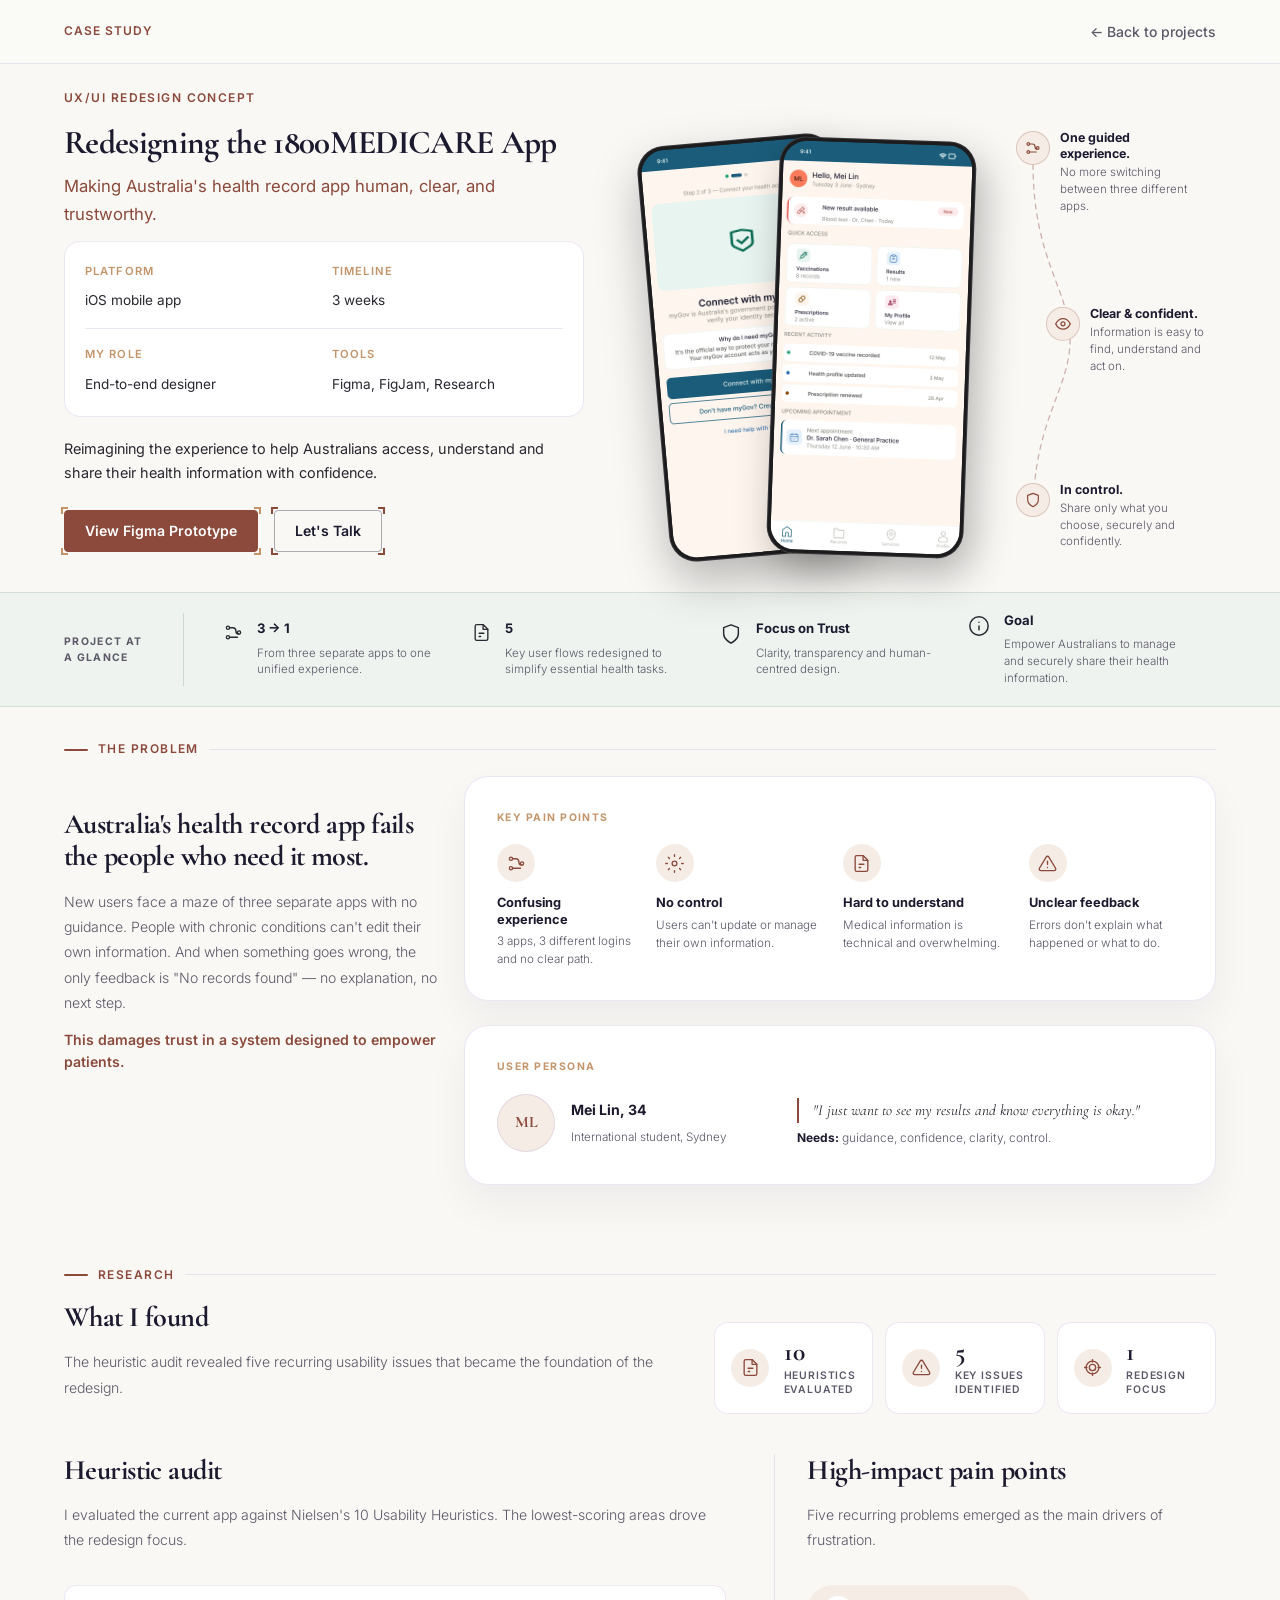
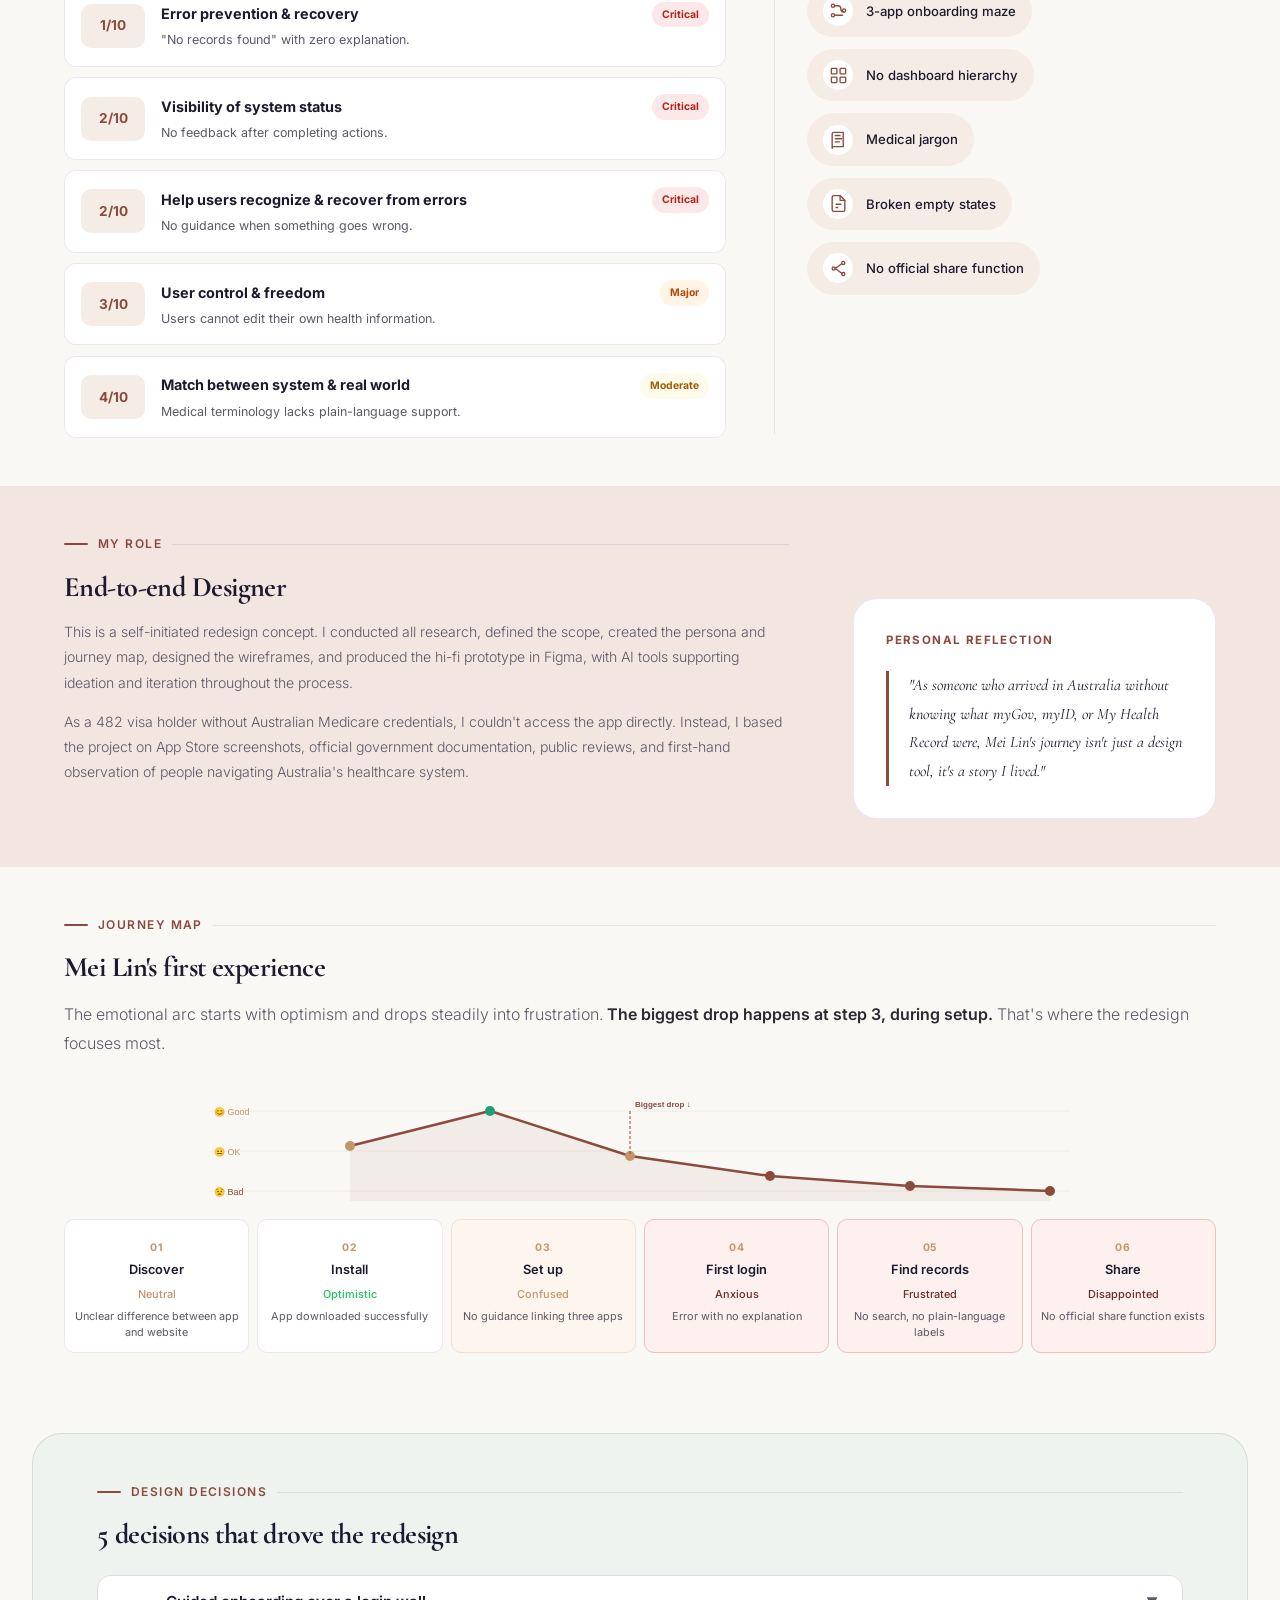
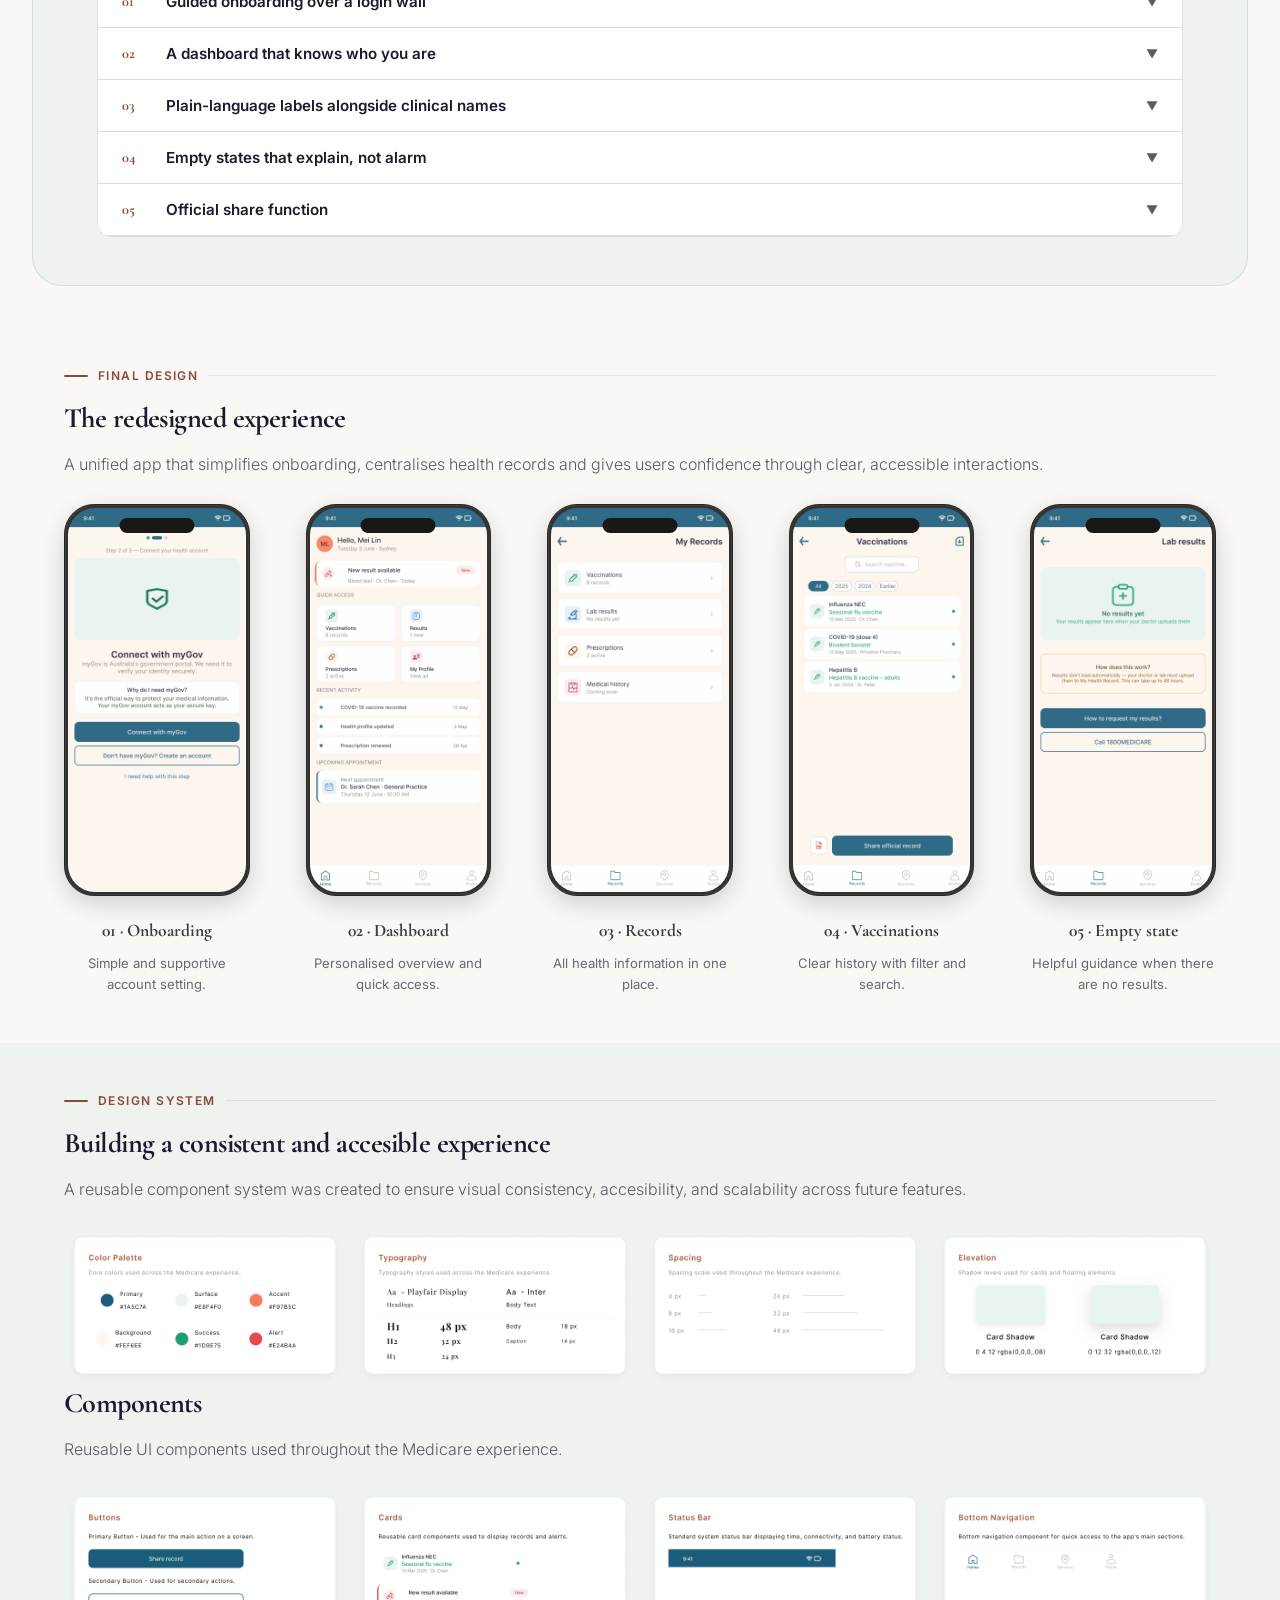
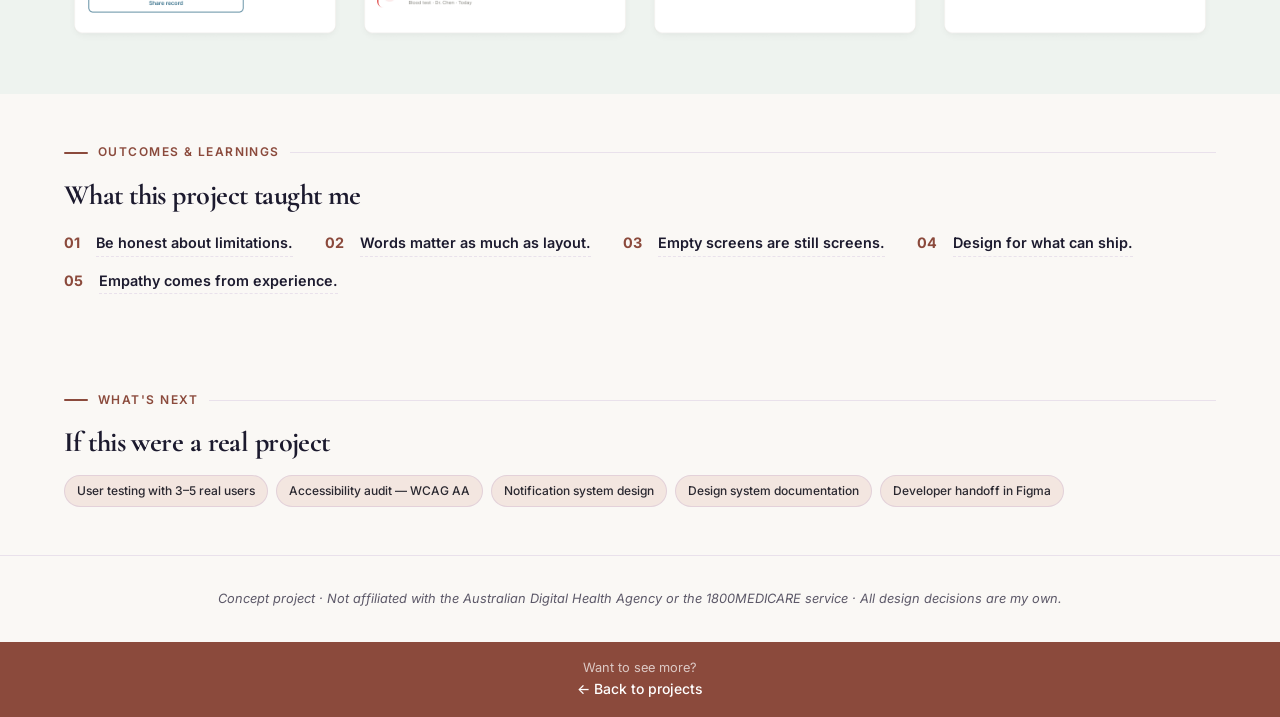
<file: case-study-1800medicare.html>
<!DOCTYPE html>
<html lang="en">

<head>
    <meta charset="UTF-8">
    <meta name="viewport" content="width=device-width, initial-scale=1.0">

    <title>1800MEDICARE Redesign — Marlene Ivon Rouvier</title>

    <link rel="preconnect" href="https://fonts.googleapis.com">
    <link rel="preconnect" href="https://fonts.gstatic.com" crossorigin>

    <link
        href="https://fonts.googleapis.com/css2?family=Cormorant+Garamond:wght@300;400;600;700&family=Instrument+Serif:ital@0;1&family=Inter:wght@300;400;500;600;700&display=swap"
        rel="stylesheet">

    <!-- Global CSS -->
    <link rel="stylesheet" href="css/case-studies/1800medicare.css">
    <link rel="stylesheet" href="css/base.css">
    <link rel="stylesheet" href="css/buttons.css">
    <link rel="stylesheet" href="css/animations.css">
    <link rel="stylesheet" href="css/footer.css">

    <!-- Case Study -->
    <link rel="stylesheet" href="css/case-studies/1800medicare.css">
</head>
<!DOCTYPE html>
<html lang="en">

<head>
    <meta charset="UTF-8">
    <meta name="viewport" content="width=device-width, initial-scale=1.0">

    <title>1800MEDICARE Redesign — Marlene Ivon Rouvier</title>

    <link rel="preconnect" href="https://fonts.googleapis.com">
    <link rel="preconnect" href="https://fonts.gstatic.com" crossorigin>

    <link
        href="https://fonts.googleapis.com/css2?family=Cormorant+Garamond:wght@300;400;600;700&family=Instrument+Serif:ital@0;1&family=Inter:wght@300;400;500;600;700&display=swap"
        rel="stylesheet">

    <!-- Global CSS -->
    <link rel="stylesheet" href="css/base.css">
    <link rel="stylesheet" href="css/navigation.css">
    <link rel="stylesheet" href="css/buttons.css">
    <link rel="stylesheet" href="css/animations.css">
    <link rel="stylesheet" href="css/footer.css">

    <!-- Case Study -->
    <link rel="stylesheet" href="css/case-studies/1800medicare.css">
</head>

<body>
    <!-- NAV -->
    <nav class="navbar">

        <span class="navbar-label">
            Case Study
        </span>

        <a href="index.html#work" class="navbar-back">
            ← Back to projects
        </a>

    </nav>

    <!-- HERO -->
    <section class="cs-hero fade-up">

        <div class="cs-hero-grid">

            <!-- LEFT COLUMN -->
            <div class="cs-hero-left">

                <p class="cs-hero-eyebrow">
                    UX/UI Redesign Concept
                </p>

                <h1 class="cs-title">
                    Redesigning the 1800MEDICARE App
                </h1>

                <p class="cs-subtitle">
                    Making Australia's health record app human, clear, and trustworthy.
                </p>

                <div class="cs-project-card">

                    <div class="cs-project-grid cs-project-grid--border">

                        <div class="cs-meta-item">
                            <span class="cs-meta-label">Platform</span>
                            <p class="cs-meta-value">iOS mobile app</p>
                        </div>

                        <div class="cs-meta-item">
                            <span class="cs-meta-label">Timeline</span>
                            <p class="cs-meta-value">3 weeks</p>
                        </div>

                    </div>

                    <div class="cs-project-grid">

                        <div class="cs-meta-item">
                            <span class="cs-meta-label">My Role</span>
                            <p class="cs-meta-value">End-to-end designer</p>
                        </div>

                        <div class="cs-meta-item">
                            <span class="cs-meta-label">Tools</span>
                            <p class="cs-meta-value">Figma, FigJam, Research</p>
                        </div>

                    </div>

                </div>

                <p class="cs-reimagine">
                    Reimagining the experience to help Australians access, understand and share their health
                    information with confidence.
                </p>

                <div class="cs-cta-row">

                    <a href="https://www.figma.com/proto/Ttq78JBfMDkbmSmDceXAiI/1800MEDICARE-%E2%80%94-UX-Redesign-Marlene-Ivon-Rouvier-%C2%B7-2026?node-id=2-3&t=emNvY8ijA3OHUoI8-1"
                        target="_blank" class="btn btn-primary">

                        <span class="c-tl"></span>
                        <span class="c-tr"></span>
                        <span class="c-bl"></span>
                        <span class="c-br"></span>

                        View Figma Prototype

                    </a>

                    <a href="mailto:marlenei.rouvier@gmail.com" class="btn btn-ghost">

                        <span class="c-tl"></span>
                        <span class="c-tr"></span>
                        <span class="c-bl"></span>
                        <span class="c-br"></span>

                        Let's Talk

                    </a>

                </div>

            </div>

            <!-- RIGHT COLUMN -->
            <div class="cs-hero-right">

                <div class="cs-phones-wrap">

                    <div class="cs-phone cs-phone-back">
                        <img src="./assets/images/case-studies/1800Medicare/1800MedicareOnboardingMobile.png"
                            alt="1800MEDICARE onboarding screen">
                    </div>

                    <div class="cs-phone cs-phone-front">
                        <img src="./assets/images/case-studies/1800Medicare/1800MedicareHomeMobile.png"
                            alt="1800MEDICARE dashboard">
                    </div>

                </div>

                <div class="cs-highlights">

                    <div class="cs-icons-wrap">

                        <svg class="cs-connector-svg" viewBox="0 0 200 420" fill="none"
                            xmlns="http://www.w3.org/2000/svg">

                            <path d="M17 34 C17 130, 54 160, 54 210 C54 260, 17 290, 17 386" stroke="var(--primary)"
                                stroke-width="1.3" stroke-dasharray="5 5" stroke-linecap="round" opacity="0.4" />

                        </svg>

                        <div class="cs-icon-item cs-icon-item-1">

                            <div class="cs-icon-circle">

                                <svg width="16" height="16" viewBox="0 0 24 24" fill="none" stroke="var(--primary)"
                                    stroke-width="1.8" stroke-linecap="round" stroke-linejoin="round">

                                    <circle cx="5" cy="6" r="2" />
                                    <circle cx="19" cy="12" r="2" />
                                    <circle cx="5" cy="18" r="2" />

                                    <path d="M7 6h4a4 4 0 0 1 4 4a4 4 0 0 0 4 4" />
                                    <path d="M17 18H7" />

                                </svg>

                            </div>

                            <div>

                                <div class="cs-icon-title">
                                    One guided experience.
                                </div>

                                <div class="cs-icon-sub">
                                    No more switching between three different apps.
                                </div>

                            </div>

                        </div>

                        <div class="cs-icon-item cs-icon-item-2">

                            <div class="cs-icon-circle">

                                <svg width="16" height="16" viewBox="0 0 24 24" fill="none" stroke="var(--primary)"
                                    stroke-width="1.8" stroke-linecap="round" stroke-linejoin="round">

                                    <path d="M1 12s4-8 11-8 11 8 11 8-4 8-11 8-11-8-11-8z" />
                                    <circle cx="12" cy="12" r="3" />

                                </svg>

                            </div>

                            <div>

                                <div class="cs-icon-title">
                                    Clear &amp; confident.
                                </div>

                                <div class="cs-icon-sub">
                                    Information is easy to find, understand and act on.
                                </div>

                            </div>

                        </div>

                        <div class="cs-icon-item cs-icon-item-3">

                            <div class="cs-icon-circle">

                                <svg width="16" height="16" viewBox="0 0 24 24" fill="none" stroke="var(--primary)"
                                    stroke-width="1.8" stroke-linecap="round" stroke-linejoin="round">

                                    <path d="M12 22s8-4 8-10V5l-8-3-8 3v7c0 6 8 10 8 10z" />

                                </svg>

                            </div>

                            <div>

                                <div class="cs-icon-title">
                                    In control.
                                </div>

                                <div class="cs-icon-sub">
                                    Share only what you choose, securely and confidently.
                                </div>

                            </div>

                        </div>

                    </div>

                </div>

            </div>

        </div>

    </section>

    <!-- PROJECT AT GLANCE -->
    <section class="cs-glance">

        <aside class="cs-glance-label">
            PROJECT AT <br>A GLANCE
        </aside>

        <div class="cs-glance-items" id="project-glance"></div>

    </section>

    <!-- PROBLEM SECTION -->
    <section class="cs-content">

        <div class="cs-section-eyebrow"> The Problem </div>

        <div class="cs-problem-wrap fade-up">

            <!-- LEFT -->
            <div class="cs-problem-left">

                <h2 class="cs-section-title">
                    Australia's health record app fails the people who need it most.
                </h2>

                <p class="cs-section-text">
                    New users face a maze of three separate apps with no guidance. People with
                    chronic conditions can't edit their own information. And when something goes wrong, the only
                    feedback is "No records found" — no explanation, no next step.
                </p>

                <p class="cs-problem-highlight">
                    This damages trust in a system designed to empower patients.
                </p>

            </div>

            <!-- RIGHT -->
            <div class="cs-problem-right">

                <div class="cs-problem-card">

                    <div class="cs-card-eyebrow">
                        Key Pain Points
                    </div>

                    <div id="pain-points" class="cs-pain-grid"> </div>

                </div>

                <div class="cs-problem-card">

                    <div class="cs-card-eyebrow">
                        User Persona
                    </div>

                    <div id="persona"></div>

                </div>

            </div>

        </div>

    </section>

    <!-- RESEARCH SECTION -->
    <section class="cs-section fade-up">

        <div class="cs-section-eyebrow">
            Research
        </div>

        <div class="cs-research-header">

            <div>

                <h2 class="cs-section-title">
                    What I found
                </h2>

                <p class="cs-section-text">
                    The heuristic audit revealed five recurring usability issues
                    that became the foundation of the redesign.
                </p>

            </div>

            <div id="research-summary" class="cs-research-summary"></div>

        </div>

        <div class="cs-research-grid">

            <div>

                <h3 class="cs-section-title">
                    Heuristic audit
                </h3>

                <p class="cs-section-text">
                    I evaluated the current app against Nielsen's 10 Usability Heuristics.
                    The lowest-scoring areas drove the redesign focus.
                </p>

                <div id="heuristic-audit"></div>

            </div>

            <div class="cs-research-findings">

                <h3 class="cs-section-title">
                    High-impact pain points
                </h3>

                <p class="cs-section-text">
                    Five recurring problems emerged as the main drivers of frustration.
                </p>

                <div id="research-findings"></div>

            </div>

        </div>

    </section>

    <!-- MY ROLE SECTION -->
    <section class="cs-role fade-up">

        <div class="cs-role-left">

            <div class="cs-section-eyebrow">
                My Role
            </div>

            <h2 class="cs-section-title">
                End-to-end Designer
            </h2>

            <p class="cs-section-text">
                This is a self-initiated redesign concept. I conducted all research,
                defined the scope, created the persona and journey map, designed the
                wireframes, and produced the hi-fi prototype in Figma, with AI tools
                supporting ideation and iteration throughout the process.
            </p>

            <p class="cs-section-text">
                As a 482 visa holder without Australian Medicare credentials, I
                couldn't access the app directly. Instead, I based the project on
                App Store screenshots, official government documentation, public
                reviews, and first-hand observation of people navigating Australia's
                healthcare system.
            </p>

        </div>

        <aside class="cs-role-reflection">

            <span class="cs-reflection-label">
                Personal Reflection
            </span>

            <blockquote class="cs-reflection-quote">
                "As someone who arrived in Australia without knowing what myGov,
                myID, or My Health Record were, Mei Lin's journey isn't just a
                design tool, it's a story I lived."
            </blockquote>

        </aside>

    </section>

    <!-- JOURNEY MAP -->
    <section class="cs-section fade-up">

        <div class="cs-section-eyebrow">
            Journey map
        </div>

        <h2 class="cs-section-title">
            Mei Lin's first experience
        </h2>

        <p class="cs-section-description">
            The emotional arc starts with optimism and drops steadily into frustration.
            <strong>The biggest drop happens at step 3, during setup.</strong>
            That's where the redesign focuses most.
        </p>

        <div class="cs-journey-chart">

            <svg viewBox="0 0 860 120" xmlns="http://www.w3.org/2000/svg">

                <line x1="0" y1="20" x2="860" y2="20" stroke="#F0EBE3" stroke-width="1" />
                <line x1="0" y1="60" x2="860" y2="60" stroke="#F0EBE3" stroke-width="1" />
                <line x1="0" y1="100" x2="860" y2="100" stroke="#F0EBE3" stroke-width="1" />

                <text x="4" y="24" font-size="9" fill="#C4956A" font-family="Plus Jakarta Sans, sans-serif">
                    😊 Good
                </text>

                <text x="4" y="64" font-size="9" fill="#C4956A" font-family="Plus Jakarta Sans, sans-serif">
                    😐 OK
                </text>

                <text x="4" y="104" font-size="9" fill="#8B4A3C" font-family="Plus Jakarta Sans, sans-serif">
                    😟 Bad
                </text>

                <polyline points="140,55 280,20 420,65 560,85 700,95 840,100" fill="none" stroke="#8B4A3C"
                    stroke-width="2.5" stroke-linejoin="round" stroke-linecap="round" />

                <polygon points="140,55 280,20 420,65 560,85 700,95 840,100 840,110 140,110" fill="#8B4A3C"
                    opacity="0.07" />

                <circle cx="140" cy="55" r="5" fill="#C4956A" />
                <circle cx="280" cy="20" r="5" fill="#1D9E75" />
                <circle cx="420" cy="65" r="5" fill="#C4956A" />
                <circle cx="560" cy="85" r="5" fill="#8B4A3C" />
                <circle cx="700" cy="95" r="5" fill="#8B4A3C" />
                <circle cx="840" cy="100" r="5" fill="#8B4A3C" />

                <line x1="420" y1="20" x2="420" y2="65" stroke="#8B4A3C" stroke-width="1" stroke-dasharray="3 2" />

                <text x="425" y="16" font-size="8" fill="#8B4A3C" font-family="Plus Jakarta Sans, sans-serif"
                    font-weight="600">
                    Biggest drop ↓
                </text>

            </svg>

        </div>

        <div class="cs-journey-grid" id="journey-grid">
        </div>

    </section>

    <!-- DESIGN DECISIONS -->
    <section class="cs-section cs-section-design fade-up">

        <div class="cs-section-eyebrow">
            Design decisions
        </div>

        <h2 class="cs-section-title">
            5 decisions that drove the redesign
        </h2>

        <div class="accordion" id="design-decisions">
        </div>

    </section>

    <!-- FINAL DESIGN -->
    <section class="cs-section">

        <div class="container">

            <div class="cs-section-eyebrow">
                Final Design
            </div>

            <h2 class="cs-section-title">
                The redesigned experience
            </h2>

            <p class="cs-section-description">
                A unified app that simplifies onboarding, centralises health records and gives users confidence through
                clear, accessible interactions.
            </p>

            <!-- Desktop -->
            <div id="fd-desktop" class="fd-desktop">
            </div>

            <!-- Mobile -->
            <div class="fd-mobile">

                <button id="fd-prev" class="fd-arrow">

                    ←

                </button>

                <div id="fd-mobile-card">
                </div>

                <button id="fd-next" class="fd-arrow">

                    →

                </button>

            </div>

        </div>

    </section>

    <!-- DESIGN SYSTEM -->
    <section class="cs-section cs-section-design-system fade-up">

        <div class="cs-section-eyebrow">
            Design System
        </div>

        <h2 class="cs-section-title">
            Building a consistent and accesible experience
        </h2>

        <p class="cs-section-description">
            A reusable component system was created to ensure visual consistency, accesibility, and
            scalability across future features.
        </p>

        <div class="cs-design-grid">

            <img src="assets/images/case-studies/1800Medicare/1800MedicareDesignSystemColors.png"
                alt="1800 Medicare design system color palette showing primary, surface, accent, background, success, and alert colors.">

            <img src="assets/images/case-studies/1800Medicare/1800MedicareDesignSystemTypography.png"
                alt="1800 Medicare typography system featuring Playfair Display for headings and Inter for body text, captions, and interface labels.">

            <img src="assets/images/case-studies/1800Medicare/1800MedicareDesignSystemSpacing.png"
                alt="1800 Medicare spacing scale defining consistent spacing values from 4 to 48 pixels for layouts and components.">

            <img src="assets/images/case-studies/1800Medicare/1800MedicareDesignSystemElevation.png"
                alt="1800 Medicare elevation system demonstrating card shadow styles and depth levels for interface components.">

        </div>

        <h2 class="cs-section-title">
            Components
        </h2>

        <p class="cs-section-description">
            Reusable UI components used throughout the Medicare experience.
        </p>

        <div class="cs-design-grid">

            <img src="assets/images/case-studies/1800Medicare/1800MedicareDesignSystemButtons.png"
                alt="1800 Medicare button components including primary and secondary button styles.">

            <img src="assets/images/case-studies/1800Medicare/1800MedicareDesignSystemCards.png"
                alt="1800 Medicare reusable card components for displaying health records and notifications.">

            <img src="assets/images/case-studies/1800Medicare/1800MedicareDesignSystemStatusBar.png"
                alt="1800 Medicare mobile status bar displaying time, connectivity, and battery indicators.">

            <img src="assets/images/case-studies/1800Medicare/1800MedicareDesignSystemBottomNav.png"
                alt="1800 Medicare bottom navigation component for accessing the main sections of the application.">

        </div>

    </section>

    <!-- OUTCOMES & LEARNINGS -->
    <section class="cs-section fade-up">

        <div class="cs-section-eyebrow">
            Outcomes & Learnings
        </div>

        <h2 class="cs-section-title">
            What this project taught me
        </h2>

        <div class="cs-learning-list" id="learning-list">
        </div>

    </section>

    <!-- WHAT'S NEXT -->
    <section class="cs-section fade-up">

        <div class="cs-section-eyebrow">
            What's next
        </div>

        <h2 class="cs-section-title">
            If this were a real project
        </h2>

        <div class="cs-next-tags" id="next-tags">
        </div>

    </section>

    <div class="cs-disclaimer">Concept project · Not affiliated with the Australian Digital Health Agency or the
        1800MEDICARE service · All design decisions are my own.</div>

    <!-- FOOTER -->
    <footer class="footer">

        <span class="footer-text">

            Want to see more?<br>
            <a href="index.html#work" class="footer-back">← Back to projects</a>

        </span>

    </footer>

    <script type="module" src="./js/app.js"></script>

</body>

</html>
</file>
<file: css/case-studies/1800medicare.css>
/* NAV SECTION */

.navbar {
    position: sticky;
    top: 0;
    z-index: 100;
}

.navbar .container {
    display: flex;
    justify-content: space-between;
    align-items: center;
    min-height: 72px;
}

.navbar-label {
    font-size: .75rem;
    font-weight: 600;
    letter-spacing: .08em;
    text-transform: uppercase;
    color: var(--primary);
}

.navbar-back {
    color: var(--text-muted);
    text-decoration: none;
    font-weight: 500;
    transition: color .3s ease;
    font-size: .875rem;
}

.navbar-back:hover {
    color: var(--primary-dark);
}

/* HERO SECTION */

.cs-hero {
    padding: 1rem 5vw 2rem;
}

.cs-hero-eyebrow {
    display: flex;
    align-items: center;
    gap: 10px;
    margin-bottom: 1rem;
    color: var(--primary);
    font-size: .75rem;
    font-weight: 600;
    letter-spacing: .12em;
    text-transform: uppercase;
}

.cs-hero-grid {
    display: grid;
    grid-template-columns: repeat(2, 1fr);
    gap: 5rem;
    align-items: center;
}

.cs-hero-right {
    position: relative;
    display: flex;
    align-items: center;
    justify-content: center;
    gap: .5rem;
    min-height: 480px;
}

.cs-project-card {
    padding: 1.25rem;
    margin-bottom: 1.25rem;
    background: var(--white);
    border: 1px solid var(--border);
    border-radius: 16px;
}

.cs-project-grid {
    display: grid;
    grid-template-columns: repeat(2, 1fr);
    gap: 1rem;
}

.cs-project-grid--border {
    padding-bottom: 1rem;
    margin-bottom: 1rem;

    border-bottom: 1px solid var(--border);
}

.cs-meta-item {
    display: flex;
    flex-direction: column;
    gap: .35rem;
}

.cs-meta-label {
    font-size: 0.7rem;
    font-weight: 600;
    letter-spacing: 0.1em;
    text-transform: uppercase;
    color: var(--accent);
    margin-bottom: 3px;
}

.cs-meta-value {
    font-size: 0.85rem;
    color: var(--text);
}

.cs-phones-wrap {
    position: relative;
    width: 330px;
    height: 480px;
    flex-shrink: 0;
    margin-left: -10px;
}

.cs-phone {
    position: absolute;
    width: 195px;
    background: #1c1c1e;
    border-radius: 26px;
    padding: 3px 3px;
    box-shadow: 0 0 0 1px #3a3a3c, 0 20px 48px rgba(0, 0, 0, 0.28);
    overflow: hidden;
}

.cs-phone img {
    width: 100%;
    border-radius: 24px;
    display: block;
}

.cs-phone-back {
    left: 0;
    top: 60px;
    transform: rotate(-5deg);
    z-index: 1;
}

.cs-phone-front {
    left: 120px;
    top: 60px;
    transform: rotate(2deg);
    z-index: 2;
    box-shadow: 0 0 0 1px #3a3a3c, 8px 16px 40px rgba(0, 0, 0, 0.3);
}

.cs-icons-wrap {
    position: relative;
    width: 200px;
    height: 420px;
    flex-shrink: 0;
    margin-left: 24px;
    margin-top: 40px;
}

.cs-icon-item {
    position: absolute;
    display: flex;
    gap: 0.6rem;
    align-items: flex-start;
    z-index: 1;
    max-width: 185px;
}

.cs-icon-circle {
    width: 34px;
    height: 34px;
    border-radius: 50%;
    background: var(--primary-light);
    border: 1.5px solid rgba(139, 74, 60, 0.25);
    display: flex;
    align-items: center;
    justify-content: center;
    flex-shrink: 0;
    margin-top: 1px;
}

.cs-icon-title {
    font-size: 0.78rem;
    font-weight: 700;
    color: var(--dark);
    line-height: 1.3;
    margin-bottom: 2px;
}

.cs-icon-sub {
    font-size: 0.72rem;
    color: var(--text-muted);
    line-height: 1.45;
    font-weight: 300;
}

.cs-section-eyebrow {
    display: flex;
    align-items: center;
    gap: 10px;
    margin-bottom: 1rem;
    color: var(--primary);
    font-size: .75rem;
    font-weight: 600;
    letter-spacing: .12em;
    text-transform: uppercase;
}

.cs-section-eyebrow::after {
    content: '';
    flex: 1;
    height: 1px;
    background: var(--border);
}

.cs-section-eyebrow:before {
    content: '';
    display: inline-block;
    width: 24px;
    height: 2px;
    background: var(--primary);
    border-radius: 1px;
}

.cs-connector-svg {
    position: absolute;
    left: 0;
    top: 0;
    width: 100%;
    height: 100%;
    pointer-events: none;
}

.cs-icon-item-1 {
    top: 0;
    left: 0;
}

.cs-icon-item-2 {
    top: 50%;
    left: 30px;
    transform: translateY(-50%);
}

.cs-icon-item-3 {
    bottom: 0;
    left: 0;
}

.cs-eyebrow::before {
    content: "";
    display: inline-block;
    width: 24px;
    height: 2px;

    background: var(--primary);
    border-radius: 1px;
}

.cs-title {
    font-family: var(--serif);
    font-size: clamp(1.4rem, 2.6vw, 2.1rem);
    line-height: 1.1;
    letter-spacing: -.02em;
    color: var(--dark);
    margin-bottom: .75rem;
}

.cs-subtitle {
    font-size: 1.05rem;
    color: var(--primary);
    line-height: 1.65;
    margin-bottom: .75rem;
    font-weight: 400;
}

.cs-reimagine {
    max-width: 480px;
    margin-bottom: 1.5rem;
    font-size: .9rem;
    line-height: 1.7;
}

.cs-cta-row {
    display: flex;
    flex-wrap: wrap;
    gap: 1rem;
    margin-top: 1.5rem;
}

/* PROJECT AT A GLANCE */

.cs-glance {
    padding: 1.25rem 5vw;
    background: var(--sage-light);
    border-top: 1px solid rgba(107, 143, 113, 0.2);
    border-bottom: 1px solid rgba(107, 143, 113, 0.2);
    display: flex;
    align-items: stretch;
    gap: 0;
}

.cs-glance-label {
    font-family: var(--sans);
    font-size: 0.65rem;
    font-weight: 700;
    letter-spacing: 0.13em;
    text-transform: uppercase;
    color: var(--text-muted);
    line-height: 1.5;
    padding-right: 2.5rem;
    border-right: 1px solid rgba(107, 143, 113, 0.25);
    display: flex;
    align-items: center;
    white-space: nowrap;
    flex-shrink: 0;
}

.cs-glance-items {
    display: flex;
    flex: 1;
    align-items: center;
    padding-left: 2.5rem;
    gap: 0;
}

.cs-glance-item {
    display: flex;
    align-items: flex-start;
    gap: 0.9rem;
    flex: 1;
    padding: 0 1.5rem 0 0;
}

.cs-glance-icon {
    color: var(--sage-dark);
    flex-shrink: 0;
    margin-top: 2px;
}

.cs-glance-content {
    display: flex;
    flex-direction: column;
    gap: .35rem;
}

.cs-glance-stat {
    font-family: var(--sans);
    font-size: 0.82rem;
    font-weight: 700;
    color: var(--dark);
    line-height: 1.2;
    margin-bottom: 2px;
}

.cs-glance-desc {
    font-family: var(--sans);
    font-size: 0.72rem;
    color: var(--text-muted);
    line-height: 1.45;
    font-weight: 300;
}

/* THE PROBLEM */

.cs-content {
    padding: 2rem 5vw;
}

.cs-problem-wrap {
    display: grid;
    grid-template-columns: 1fr 2fr;
    gap: 1.5rem;
    align-items: start;
}

/* LEFT COLUMN */
.cs-problem-left {

    .cs-section-title {
        padding-top: 2rem;

        .cs-section-text {
            margin-top: 2rem;
        }
    }
}

.cs-problem-eyebrow::before {
    content: "";
    width: 24px;
    height: 2px;
    background: var(--primary);
}

.cs-section-title {
    font-family: var(--serif);
    font-size: clamp(1.4rem, 2.2vw, 1.9rem);
    color: var(--dark);
    line-height: 1.15;
    letter-spacing: -0.02em;
    margin-bottom: 1rem;
}

.cs-section-text {
    font-size: 0.88rem;
    color: var(--text-muted);
    line-height: 1.8;
    font-weight: 300;
    margin-bottom: 0.85rem;
}

.cs-problem-highlight {
    font-size: 0.88rem;
    color: var(--primary);
    font-weight: 600;
    line-height: 1.6;
}

/* RIGHT COLUMN */

.cs-problem-right {
    display: flex;
    flex-direction: column;
    gap: 1.5rem;
}

.cs-problem-card {
    padding: 2rem;
    background: var(--white);
    border: 1px solid var(--border);
    border-radius: 24px;
    box-shadow:
        0 20px 40px rgba(28, 26, 46, .05);
}

.cs-card-eyebrow {
    font-size: 0.65rem;
    font-weight: 700;
    letter-spacing: 0.14em;
    text-transform: uppercase;
    color: var(--accent);
    margin-bottom: 1.1rem;
}

/* PAIN POINTS */

.cs-pain-grid {
    display: flex;
    gap: 1.5rem;
}

.cs-pain-grid>div {
    display: flex;
    flex-direction: column;
}

.cs-pain-icon {
    width: 38px;
    height: 38px;
    margin-bottom: .8rem;
    display: flex;
    align-items: center;
    justify-content: center;
    border-radius: 50%;
    background: var(--primary-light);
    color: var(--primary);
}

.cs-pain-title {
    font-size: 0.8rem;
    font-weight: 700;
    color: var(--dark);
    margin-bottom: 0.25rem;
    line-height: 1.3;
}

.cs-pain-desc {
    font-size: 0.73rem;
    color: var(--text-muted);
    line-height: 1.55;
    font-weight: 300;
}

/* PERSONA */

.cs-persona-top {
    display: flex;
    align-items: center;
    gap: 1rem;
    margin-bottom: 1.5rem;
}

.cs-persona-layout {
    display: grid;
    grid-template-columns: 260px 1fr;
    gap: 2.5rem;
    align-items: center;
}

.cs-persona-profile {
    display: flex;
    align-items: center;
    gap: 1rem;
}

.cs-persona-avatar {
    width: 58px;
    height: 58px;
    display: flex;
    align-items: center;
    justify-content: center;
    border-radius: 50%;
    background: var(--primary-light);
    color: var(--primary);
    font-weight: 700;
    border: 1px solid var(--border);
    font-family: var(--serif);
}

.cs-persona-name {
    font-size: 0.88rem;
    font-weight: 700;
    color: var(--dark);
    margin-bottom: 0.4rem;
}

.cs-persona-role {
    font-size: 0.73rem;
    color: var(--text-muted);
    font-weight: 300;
}

.cs-persona-quote {
    font-family: var(--serif);
    font-size: 0.95rem;
    color: var(--text);
    line-height: 1.65;
    font-style: italic;
    border-left: 2px solid var(--primary);
    padding-left: 0.85rem;
    margin-bottom: 0.3rem;
}

.cs-persona-needs {
    font-size: 0.75rem;
    color: var(--text-muted);
    line-height: 1.6;
    font-weight: 300;
}

.cs-persona-needs strong {
    color: var(--dark);
}

/* RESEARCH */

.cs-research-header {
    display: grid;
    grid-template-columns: 1.2fr 1fr;
    gap: 3rem;
    align-items: end;
    margin-bottom: 2.5rem;
}

.cs-research-summary {
    display: grid;
    grid-template-columns: repeat(3, 1fr);
    gap: .75rem;
}

.cs-research-summary-item {
    display: flex;
    align-items: center;
    gap: .9rem;

    padding: 1rem;

    background: var(--white);
    border: 1px solid var(--border);
    border-radius: 14px;
}

.cs-research-summary-icon {
    width: 38px;
    height: 38px;

    display: flex;
    align-items: center;
    justify-content: center;

    border-radius: 50%;

    background: var(--primary-light);
    color: var(--primary);

    flex-shrink: 0;
}

.cs-research-summary-value {
    font-family: var(--serif);
    font-size: 1.6rem;
    font-weight: 700;
    color: var(--dark);
    line-height: 1;
}

.cs-research-summary-label {
    margin-top: .25rem;

    color: var(--text-muted);

    font-size: .65rem;
    font-weight: 600;
    letter-spacing: .08em;
    line-height: 1.35;
    text-transform: uppercase;
}

/* GRID */

.cs-research-grid {
    display: grid;
    grid-template-columns: 1.5fr 1fr;
    gap: 3rem;
    align-items: start;
}

.cs-research-findings {
    padding-left: 2rem;
    min-height: 580px;
    border-left: 1px solid var(--border);
}

/* HEURISTIC ROWS */

#heuristic-audit {
    display: flex;
    flex-direction: column;
    margin-top: 2rem;
    gap: .65rem;
}

.cs-heuristic {
    display: grid;
    grid-template-columns: 64px 1fr;
    gap: 1rem;
    align-items: center;

    padding: 1rem;

    background: var(--white);

    border: 1px solid var(--border);
    border-radius: 12px;
}

.cs-score {
    display: flex;
    align-items: center;
    justify-content: center;

    min-height: 44px;

    border-radius: 10px;

    background: var(--primary-light);

    color: var(--primary);

    font-size: .85rem;
    font-weight: 700;
}

.cs-heuristic-content {
    min-width: 0;
}

.cs-heuristic-heading {
    display: flex;
    align-items: center;
    justify-content: space-between;
    gap: 1rem;

    margin-bottom: .25rem;
}

.cs-heuristic-title {
    margin: 0;

    color: var(--dark);

    font-size: .9rem;
    font-weight: 700;
}

.cs-heuristic-description {
    margin: 0;

    color: var(--text-muted);

    font-size: .78rem;
    line-height: 1.5;
}

/* SEVERITY */

.cs-badge {
    flex-shrink: 0;

    padding: .25rem .65rem;

    border-radius: 999px;

    font-size: .65rem;
    font-weight: 700;
}

.cs-badge-critical {
    background: #FCE8E8;
    color: #B42318;
}

.cs-badge-major {
    background: #FFF4E5;
    color: #B54708;
}

.cs-badge-moderate {
    background: #FFFBEA;
    color: #A15C07;
}

/* FINDINGS */

#research-findings {
    display: flex;
    flex-direction: column;
    align-items: flex-start;
    margin-top: 2rem;
    gap: .75rem;
}

.cs-finding-chip {
    display: inline-flex;
    align-items: center;
    gap: .8rem;

    width: fit-content;

    padding: .7rem 1rem;

    background: var(--primary-light);

    border-radius: 999px;

    color: var(--dark);

    font-size: .82rem;
    font-weight: 500;
}

.cs-finding-icon {
    width: 30px;
    height: 30px;

    display: flex;
    align-items: center;
    justify-content: center;

    border-radius: 50%;

    background: var(--white);

    color: var(--primary);
}

/* MY ROLE */

.cs-role {
    display: grid;
    grid-template-columns: 2fr 1fr;
    gap: 4rem;
    align-items: start;
    padding: 3rem 5vw;
    font-size: 0.72rem;
    color: var(--text-muted);
    background-color: var(--blush-background);
}

.cs-role-skills {
    display: flex;
    flex-wrap: wrap;
    gap: .75rem;
    margin: 2rem 0;
}

.cs-role-chip {
    padding: .6rem 1rem;
    border: 1px solid var(--border);
    border-radius: 999px;
    background: var(--white);
    font-size: .8rem;
    font-weight: 500;
    color: var(--primary);
}

.cs-role-reflection {
    margin-top: 4rem;
    padding: 2rem;
    background: var(--white);
    border: 1px solid var(--border);
    border-radius: 24px;
}

.cs-reflection-label {
    display: inline-block;
    margin-bottom: 1.25rem;
    color: var(--primary);
    font-size: .72rem;
    font-weight: 700;
    letter-spacing: .12em;
    text-transform: uppercase;
}

.cs-reflection-quote {
    margin: 0;
    padding-left: 1.25rem;
    border-left: 3px solid var(--primary);
    font-family: var(--serif);
    font-size: 1rem;
    line-height: 1.8;
    font-style: italic;
    color: var(--dark);
}

@media (max-width:900px) {
    .cs-role {
        grid-template-columns: 1fr;
        gap: 2.5rem;
    }

    .cs-role-reflection {
        position: static;
    }
}

/* JOURNEY MAP */

.cs-section {
    padding: 3rem 5vw;
}

.cs-section-description {
    font-size: 1rem;
    color: var(--text-muted);
    line-height: 1.85;
    font-weight: 300;
    margin-bottom: 1.5rem;
}

.cs-section p strong {
    color: var(--text);
    font-weight: 600;
}

.cs-journey-chart {
    margin-top: 2rem;
    overflow-x: auto;
    text-align: center;
}

.cs-journey-chart svg {
    width: 100%;
    max-width: 860px;
    display: block;
    margin: 0 auto;
}

.cs-journey-grid {
    display: grid;
    grid-template-columns: repeat(6, 1fr);
    gap: 0.5rem;
    margin-top: 0.5rem;
}

.cs-journey-card {
    text-align: center;
    padding: 0.75rem 0.5rem;
    background: var(--white);
    border-radius: 10px;
    border: 1px solid var(--border);
}

.cs-journey-card--neutral {
    background: var(--white);
}

.cs-journey-card--good .cs-journey-emotion {
    color: var(--success);
}

.cs-journey-card--focus {
    background: var(--accent-ultralight);
    border-color: var(--accent-light);
}

.cs-journey-card--focus .cs-journey-emotion {
    color: var(--accent);
}

.cs-journey-card--bad {
    background: var(--med-badstatus-bg);
    border-color: var(--med-badstatus-border);
}

.cs-journey-card--bad .cs-journey-emotion {
    color: var(--primary-dark);
}

.cs-journey-number {
    font-size: 0.65rem;
    font-weight: 700;
    color: var(--accent);
    letter-spacing: 0.08em;
    text-transform: uppercase;
    margin-bottom: 4px;
}

.cs-journey-title {
    font-size: 0.8rem;
    font-weight: 600;
    color: var(--dark);
    margin-bottom: 4px;
}

.cs-journey-emotion {
    font-size: 0.68rem;
    color: #C4956A;
    font-weight: 500;
    margin-bottom: 6px;
}

.cs-journey-description {
    font-size: 0.68rem;
    color: var(--text-muted);
    line-height: 1.4;
}

/* DESIGN DECISIONS */

.cs-section-design {
    background-color: var(--sage-light);
    margin: 2rem;
    border-radius: 30px;
    border: 1px solid rgba(107, 143, 113, 0.2);
}

.accordion-body {
    display: none;
}

.accordion {
    display: flex;
    flex-direction: column;
    border: 1px solid var(--border);
    border-radius: 14px;
    overflow: hidden;
    margin-top: 1.5rem;
}

.accordion-item {
    border-bottom: 1px solid var(--border);
}

.accordion-item.active .accordion-body {
    display: block;
}

.accordion-item.active .accordion-arrow {
    transform: rotate(180deg);
}

.accordion-trigger {
    width: 100%;
    background: #fff;
    border: none;
    cursor: pointer;
    padding: 1rem 1.5rem;
    display: flex;
    align-items: center;
    gap: 1rem;
    text-align: left;
    transition: background 0.2s;
    font-family: var(--sans);
}

.accordion-num {
    font-family: var(--serif);
    font-size: 0.9rem;
    font-weight: 700;
    color: var(--primary);
    flex-shrink: 0;
    min-width: 28px;
}

.accordion-title {
    font-size: 0.95rem;
    font-weight: 600;
    color: var(--dark);
    flex: 1;
}

.accordion-arrow {
    font-size: 0.75rem;
    color: var(--text-muted);
    transition: transform 0.2s;
    flex-shrink: 0;
}

.accordion-body {
    display: none;
    padding: 1rem 1.5rem 1.25rem;
    background: var(--cream);
}

.acc-ba {
    font-size: 0.85rem;
    line-height: 1.65;
    color: var(--text-muted);
    margin-bottom: 0.4rem;
    font-weight: 300;
}

.acc-ba strong {
    color: var(--dark);
    font-weight: 600;
}

.accordion-body.open {
    display: block;
}

.acc-note {
    margin-top: 0.75rem;
    background: var(--primary-light);
    border-radius: 8px;
    padding: 8px 12px;
    font-size: 0.75rem;
    color: var(--primary);
    font-family: monospace;
    border-left: 3px solid var(--primary);
    line-height: 1.5;
}

.acc-note::before {
    content: "⌨️ Dev note: ";
    font-weight: 600;
}

/* FINAL DESIGN */

.cs-final-design {
    padding: 4rem 5vw;
}

.fd-intro {
    max-width: 760px;
    margin-bottom: 3rem;
}

.fd-title {
    font-family: var(--serif);
    font-size: clamp(1.8rem, 3vw, 2.6rem);
    line-height: 1.15;
    margin-bottom: .75rem;
}

.fd-subtitle {
    font-size: 1rem;
    line-height: 1.8;
    color: var(--text-muted);
}

.fd-desktop {
    display: flex;
    justify-content: center;
    gap: 3.5rem;
}

.fd-card {
    flex: 1;
    max-width: 190px;
    text-align: center;
    opacity: .9;
    transition: opacity .3s ease;
}

.fd-card:hover {
    opacity: 1;
}

.fd-phone {
    position: relative;
    padding: 3px;
    background: #1d1d1f;
    border: 1px solid #111;
    border-radius: 30px;
    overflow: hidden;
    box-shadow:
        0 8px 24px rgba(0, 0, 0, .18),
        inset 0 0 0 1px rgba(255, 255, 255, .05);
    transition:
        transform .35s ease,
        box-shadow .35s ease;
}

.fd-phone::before {
    content: "";
    position: absolute;
    top: 13px;
    left: 50%;
    transform: translateX(-50%);
    width: 75px;
    height: 15px;
    background: #000;
    border-radius: 999px;
    z-index: 2;
}

.fd-phone:hover {
    transform: translateY(-8px);
    box-shadow:
        0 18px 40px rgba(0, 0, 0, .22);
}

.fd-phone img {
    display: block;
    width: 100%;
    border-radius: 27px;
}

.fd-card h4 {
    margin: 1.25rem 0 .4rem;
    font-family: var(--serif);
    font-size: 1.1rem;
}

.fd-card p {
    font-size: .82rem;
    line-height: 1.6;
    color: var(--text-muted);
}

.fd-mobile {
    display: none;
}

.fd-controls {
    display: flex;
    justify-content: center;
    gap: 1rem;
    margin-top: 1.5rem;
}

.fd-controls button {
    width: 42px;
    height: 42px;
    border: none;
    border-radius: 50%;
    cursor: pointer;
    background: var(--primary);
    color: #fff;
    font-size: 1rem;
}

/* DESIGN SYSTEM */

.cs-section-design-system {
    background-color: var(--sage-light);
}

.cs-design-grid {
    display: grid;
    grid-template-columns: repeat(4, 1fr);
    gap: 0.5rem;
}

.cs-design-grid img {
    width: 100%;
    display: block;
    border-radius: 16px;
    transition: transform .3s ease;
}

.cs-design-grid img:hover {
    transform: translateY(-4px);
}

/* LEARNINGS AND OUTCOMES */

.cs-learning-list {
    display: flex;
    flex-wrap: wrap;
    gap: 0.75rem 2rem;
    margin-top: 1.25rem;
}

.learning-item {
    display: flex;
    gap: 1rem;
    align-items: baseline;
    position: relative;
}

.learning-number {
    color: var(--primary);
    font-weight: 700;
    font-size: 0.9rem;
    flex-shrink: 0;
}

.learning-title {
    font-size: 0.9rem;
    font-weight: 600;
    color: var(--dark);
    cursor: default;
    border-bottom: 1px dashed var(--border);
    position: relative;
    display: inline;
}

.learning-tooltip {
    display: none;
    position: absolute;
    left: 0;
    top: calc(100% + 8px);
    background: var(--accent-ultralight);
    color: var(--dark);
    font-size: 0.8rem;
    font-weight: 300;
    line-height: 1.6;
    padding: 10px 14px;
    border-radius: 10px;
    width: 320px;
    z-index: 10;
    box-shadow: 0 4px 20px rgba(28, 26, 46, 0.2);
}

.learning-tooltip::before {
    content: '';
    position: absolute;
    top: -6px;
    left: 16px;
    border-left: 6px solid transparent;
    border-right: 6px solid transparent;
    border-bottom: 6px solid var(--dark);
}

.learning-title:hover .learning-tooltip {
    display: block;
}

/* WHATS NEXT */

.cs-next-tags {
    display: flex;
    flex-wrap: wrap;
    gap: .5rem;
    margin-top: 1rem;
}

.cs-next-tags {
    display: flex;
    gap: 8px;
    flex-wrap: wrap;
    margin-top: 1rem;
}

.tag {
    font-size: 0.75rem;
    font-weight: 500;
    padding: 5px 12px;
    border-radius: 100px;
    background: #fff;
    color: var(--text);
    border: 1px solid var(--border);
    display: inline-block;
    background-color: var(--blush-background);
}

.cs-disclaimer {
    text-align: center;
    padding: 2rem 5vw;
    font-size: 0.8rem;
    color: var(--text-muted);
    font-style: italic;
    border-top: 1px solid var(--border);
}

/* FOOTER */

.footer-back {
    color: var(--white);
    text-decoration: none;
    font-weight: 500;
    transition: color .3s ease;
    font-size: .875rem;
}

.footer-back:hover {
    color: var(--primary-dark);
}


/********************************
MEDIA QUERIES
**********************************/

@media (max-width: 992px) {

    .cs-hero-grid {
        grid-template-columns: 1fr;
    }

    .cs-hero-right {
        min-height: 360px;
        justify-content: flex-start;
    }

    .cs-icons-wrap {
        right: 0;
    }

    .cs-glance-grid {
        grid-template-columns: 1fr;
    }

    .cs-glance-items {
        grid-template-columns: 1fr;
    }

}

@media (max-width: 900px) {

    .cs-research-header,
    .cs-research-grid {
        grid-template-columns: 1fr;
    }

    .cs-research-summary {
        grid-template-columns: 1fr;
    }

    .cs-research-findings {
        padding-left: 0;
        border-left: none;
    }

    .cs-problem-wrap {
        grid-template-columns: 1fr;
    }

    .cs-problem-left {
        position: static;
    }

    .cs-pain-grid {
        grid-template-columns: 1fr;
    }

    .cs-persona-layout {
        grid-template-columns: 1fr;
        gap: 1.5rem;
    }

}

@media(max-width:768px) {

    .cs-problem-left {

        .cs-section-title {
            padding-top: 1rem;
        }
    }

    .cs-section {
        padding: 2rem 5vw;
    }

    .cs-title {
        overflow-wrap: break-word;
        word-break: normal;
        font-size: 1.6rem;

    }

    .cs-subtitle {
        white-space: normal;
        font-size: 1.05rem;
        line-height: 1.5;
    }

    .cs-project-card {
        padding: 1.5rem;
    }

    .cs-project-grid {
        gap: 1.5rem;
        grid-template-columns: 1fr;
        gap: 1.2rem;
    }


    .cs-project-grid--border {
        padding-bottom: 1.2rem;
        margin-bottom: 1.2rem;
    }

    .cs-cta-row {
        display: flex;
        flex-direction: column;
        gap: 1rem;
    }

    .btn {
        width: 100%;
    }

    .cs-hero-grid {
        gap: 1.5rem;
    }

    .cs-hero-right {
        flex-direction: column;
        align-items: center;
        justify-content: center;
        min-height: auto;
        overflow: hidden;
    }

    .cs-phones-wrap {
        width: 260px;
        height: 380px;
        margin: 0;
    }

    .cs-phone {
        width: 150px;
    }

    .cs-phone-front {
        left: 90px;
        top: 45px;
    }

    .cs-phone-back {
        left: 0;
        top: 45px;
    }

    .cs-icons-wrap {
        width: 100%;
        height: auto;
        margin: 2rem 0 0;
        display: flex;
        flex-direction: column;
        gap: 1.5rem;
    }

    .cs-connector-svg {
        display: none;
    }

    .cs-icon-item {
        position: static;
        transform: none;
        max-width: none;
    }

    .cs-glance {
        flex-direction: column;
        gap: 1.5rem;
        align-items: flex-start;
        padding: 1rem 5vw 2rem;
    }

    .cs-glance-label br {
        display: none;
    }

    .cs-glance-label {
        border-right: none;
        border-bottom: 1px solid rgba(107, 143, 113, .25);
        padding-right: 0;
        padding-bottom: 1rem;
        width: 100%;
        white-space: normal;
    }

    .cs-glance-items {
        padding-left: 0;
        width: 100%;

        display: grid;
        grid-template-columns: 1fr;
        gap: 1.25rem;
    }

    .cs-glance-item {
        padding: 0;
    }

    .cs-pain-grid {
        display: grid;
        grid-template-columns: 1fr 1fr;
        gap: 1.25rem;
    }

    .cs-problem-card {
        padding: 1.25rem;
        overflow: hidden;
    }

    .cs-persona-quote {
        font-size: .9rem;
    }

    .cs-research-findings {
        min-height: 460px;
    }

    .cs-role-reflection {
        margin-top: 1rem;
        padding: 1rem;
    }

    .cs-journey-chart {
        display: none;
    }

    .cs-journey-grid {
        grid-template-columns: 1fr;
        gap: 1rem;
        margin-top: 1.5rem;
    }

    .cs-journey-card {
        text-align: left;
        padding: 1rem;
    }

    .fd-desktop {
        display: none;
    }

    .fd-mobile .fd-card {
        max-width: 200px;
        margin: auto;
    }

    .fd-mobile {
        display: flex;
        align-items: center;
        justify-content: center;
        gap: .75rem;
    }

    #fd-mobile-card {
        flex: 1;
        max-width: 300px;
    }

    .fd-arrow {
        width: 42px;
        height: 42px;
        border: none;
        border-radius: 50%;
        background: var(--primary);
        color: #fff;
        cursor: pointer;
        flex-shrink: 0;
        transition: .2s;
    }

    .fd-arrow:hover {
        transform: scale(1.08);
    }

     .cs-design-grid {
        grid-template-columns: 1fr;
        gap: 24px;
    }

}
</file>
<file: css/base.css>
/**********************************************
VARIABLES
**********************************************/

:root {

    /* Brand */
    --primary: #8B4A3C;
    --primary-dark: #6B2E22;
    --primary-light: #F5EDE5;

    --accent: #C4956A;
    --accent-light: #F5E0D0;
    --accent-ultralight: #FEF6EE;
    --blush-background: #F3E6E0;

    --sage-light: #EEF3EF;

    /* Neutrals */
    --cream: #FAF8F5;
    --sand: #F0EBE3;
    --white: #FFFFFF;

    /* Text */
    --dark: #1C1A2E;
    --text: #2A2830;
    --text-muted: #5C5868;
    --warm-gray: #8A8178;

    /* Feedback */
    --success: #22C55E;

    /* Borders */
    --border: rgba(107, 63, 160, .12);

    /* Typography */
    --serif: "Cormorant Garamond", Georgia, serif;
    --instrument: "Instrument Serif", Georgia, serif;
    --sans: "Inter", system-ui, sans-serif;

    /* Medicare */
    --med-teal: #1A5C7A;
    --med-teal-light: #E8F4F0;
    --med-sage: #6B8F71;
    --med-badstatus-bg: #FDF0EE;
    --med-badstatus-border: #E8C5BB;

}

/**********************************************
RESET
**********************************************/

*,
*::before,
*::after {
    margin: 0;
    padding: 0;
    box-sizing: border-box;
}

/**********************************************
GLOBAL
**********************************************/

html {
    scroll-behavior: smooth;
    overflow-x: hidden;
}

body {
    font-family: var(--sans);
    font-size: 16px;
    line-height: 1.7;

    color: var(--text);
    background: var(--cream);
}

::selection {
    background: var(--primary);
    color: var(--white);
}

body.menu-open #scrollTop{
    opacity:0;
    pointer-events:none;
}
</file>
<file: css/buttons.css>
/**********************************************
BUTTONS
**********************************************/

.btn {
    display: inline-flex;
    align-items: center;
    gap: 8px;
    padding: 8px 20px;
    border-radius: 4px;
    font-size: 0.88rem;
    font-weight: 600;
    text-decoration: none;
    cursor: pointer;
    border: none;
    font-family: var(--sans);
    position: relative;

    transition:
        background-color .2s,
        border-color .2s,
        color .2s,
        transform .2s,
        box-shadow .2s;
}

.btn-small {
    padding: 6px 16px;
    font-size: .82rem;
}

.btn [class^="c-"] {
    position: absolute;
    width: 7px;
    height: 7px;
    background: transparent;
    z-index: 1;
}

.btn .c-tl {
    top: -4px;
    left: -4px;
    border-top: 2px solid currentColor;
    border-left: 2px solid currentColor;
}

.btn .c-tr {
    top: -4px;
    right: -4px;
    border-top: 2px solid currentColor;
    border-right: 2px solid currentColor;
}

.btn .c-bl {
    bottom: -4px;
    left: -4px;
    border-bottom: 2px solid currentColor;
    border-left: 2px solid currentColor;
}

.btn .c-br {
    bottom: -4px;
    right: -4px;
    border-bottom: 2px solid currentColor;
    border-right: 2px solid currentColor;
}

/**********************************************
BUTTON DECORATION
**********************************************/

.btn-primary [class^="c-"] {
    border-color: var(--accent);
}

/**********************************************
PRIMARY BUTTON
**********************************************/

.btn-primary {
    background: var(--primary);
    color: var(--white);
    border: 1.5px solid var(--primary);
}

.btn-primary:hover {
    background: var(--primary-dark);
    border-color: var(--primary-dark);
    transform: translateY(-2px);
    box-shadow: 0 6px 20px rgba(139, 74, 60, 0.25);
}

/**********************************************
GHOST BUTTON
**********************************************/

.btn-ghost {
    background: transparent;
    color: var(--dark);
    border: 1.5px solid rgba(28, 26, 46, 0.35);
}

.btn-ghost:hover {
    border-color: var(--primary);
    color: var(--primary);
    transform: translateY(-2px);
}

.btn-ghost [class^="c-"] {
    border-color: var(--primary);
}

.btn-ghost:hover [class^="c-"] {
    border-color: var(--primary);
}
</file>
<file: css/animations.css>
/***************************
ANIMATIONS 
****************************/

.fade-delay-1 {
    transition-delay: .15s;
}

/*.fade-up {
    opacity: 0;
    transform: translateY(24px);
    transition: opacity 0.6s ease, transform 0.6s ease;
}

.fade-up.visible {
    opacity: 1;
    transform: translateY(0);
}*/

@keyframes pulse{

    0%,
    100%{
        box-shadow:0 0 0 0 rgba(34,197,94,.5);
    }

    50%{
        box-shadow:0 0 0 6px rgba(34,197,94,0);
    }

}

/******************************
 SKILLS STRIP ANIMATIONS
******************************/

@keyframes ticker {

  from {
    transform: translateX(0);
  }

  to {
    transform: translateX(-50%);
  }

}

/****************************************
PROCESS SECTION ANIMATIONS
****************************************/

@keyframes processFadeIn {
  from {
    opacity: 0;
    transform: translateY(6px);
  }

  to {
    opacity: 1;
    transform: translateY(0);
  }
}

/****************************************
SCROLL TO TOP ANIMATIONS
****************************************/

@keyframes arrowFloat {
  from {
    transform: translateY(0);
  }
  to {
    transform: translateY(-4px);
  }
}
</file>
<file: css/footer.css>
/**********************************************
FOOTER
**********************************************/

.footer {
    padding: 1rem;
    background: var(--primary);
    display: flex;
    justify-content: center;
    align-items: center;
}

.footer-text {
    font-size: .8rem;
    color: rgba(255, 255, 255, .7);
    text-align: center;
    line-height: 1.6;
    font-weight: 400;
}
</file>
<file: css/navigation.css>
/**********************************************
NAVIGATION
**********************************************/

.navbar {
    display: flex;
    align-items: center;
    justify-content: space-between;
    height: 64px;
    padding: 0 5vw;
    background: rgba(250, 250, 247, .9);
    backdrop-filter: blur(12px);
    border-bottom: 1px solid var(--border);
    position: fixed;
    top: 0;
    left: 0;
    right: 0;
    z-index: 5000;
}

.nav-logo {
    display: flex;
    align-items: center;
    gap: 10px;
}

.nav-logo-monogram {
    display: none;
}

.nav-logo-divider {
    color: var(--accent);
    font-weight: 300;
    margin: 0 1px;
}

.nav-logo-fullname {
    display: block;
    font-family: var(--instrument);
    font-size: 1.4rem;
    font-weight: 400;
    letter-spacing: 0.01em;
    text-decoration: none;
    color: var(--primary);
    white-space: nowrap;
    padding-left: 6px;
}

.nav-links {
    display: flex;
    gap: 2rem;
    list-style: none;
}

.nav-links a {
    font-size: 0.875rem;
    color: var(--text-muted);
    text-decoration: none;
    letter-spacing: 0.02em;
    transition: color 0.2s;
}

.nav-links a:hover {
    color: var(--primary);
}

/* Mobile Menu */
.mobile-menu {
    position: fixed;
    inset: 0;
    top: 64px;
    display: flex;
    justify-content: center;
    align-items: flex-start;
    background: rgba(250, 247, 243, .55);
    backdrop-filter: blur(20px);
    -webkit-backdrop-filter: blur(20px);
    opacity: 0;
    visibility: hidden;
    pointer-events: none;
    transition: .3s;
    z-index: 4999;
}

.mobile-menu.open {
    opacity: 1;
    visibility: visible;
    pointer-events: auto;
}

.mobile-nav {
    width: 100%;
    max-width: 420px;
    background: rgba(255, 255, 255, .82);
    border: 1px solid var(--border);
    backdrop-filter: blur(16px);
    box-sizing: border-box;
    display: flex;
    flex-direction: column;
    padding: 20px;
    border-radius: 4px;
}

.mobile-nav a {
    font-family: var(--sans);
    font-size: 1rem;
    font-weight: 500;
    color: var(--dark);
    text-decoration: none;
    padding: 0.85rem 0;
    border-bottom: 1px solid var(--border);
    display: block;
    transition: color 0.2s;
}

.mobile-nav .btn {
    color: var(--white);
    padding: 0.7rem;
}

.mobile-nav .btn:hover {
    color: var(--white);
}



/**********************************************
NAVIGATION MEDIA QUERIES
**********************************************/

@media (max-width:768px) {

    .nav-logo-fullname {
        display: none;
    }

    .nav-logo-monogram {
        display: flex;
        align-items: center;
        gap: .35rem;
        background: none;
        border: none;
        padding: 0;
        font-family: var(--instrument);
        font-size: 1.25rem;
        color: var(--primary);
        letter-spacing: -0.01em;
        line-height: 1;
        white-space: nowrap;
        cursor: pointer;
    }

    .nav-logo-monogram:focus {
        outline: none;
    }

    .nav-logo-monogram::-moz-focus-inner {
        border: 0;
    }

    .nav-links,
    .navbar .btn {
        display: none;
    }

    body.menu-open {
        overflow: hidden;
    }

}
</file>
